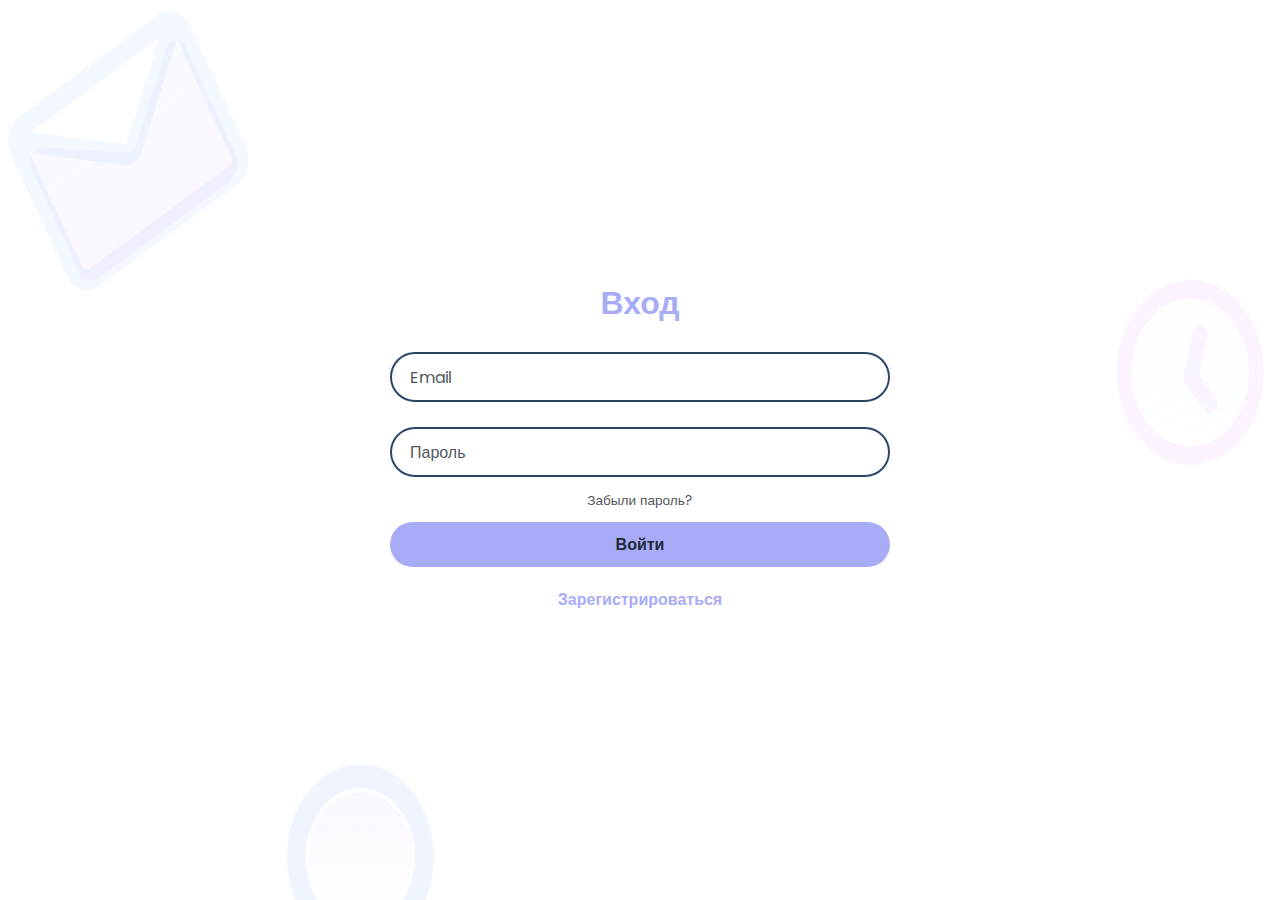
<file: Вход/index.html>
<!DOCTYPE html>
<html lang="en">

<head>
    <meta charset="UTF-8">
    <meta http-equiv="X-UA-Compatible" content="IE=edge">
    <meta name="viewport" content="width=device-width, initial-scale=1.0">
    <title>Вход</title>
    <link rel="stylesheet" href="style.css">
</head>

<body>

    <div class="container">
        <div class="login-box">
            <h2>Вход</h2>
            <form action="#">
                <div class="input-box">
                    <input type="email" required>
                    <label>Email</label>
                </div>
                <div class="input-box">
                    <input type="password" required>
                    <label>Пароль</label>
                </div>
                <div class="forgot-pass">
                    <a href="#">Забыли пароль?</a>
                </div>
                <button type="submit" class="btn">Войти</button>
                <div class="signup-link">
                    <a href="C:\Users\krist\Downloads\Рег, вход\Рег, вход\Регистрация\index.html">Зарегистрироваться</a>
                </div>
            </form>
        </div>
    </div>

</body>

</html>
</file>
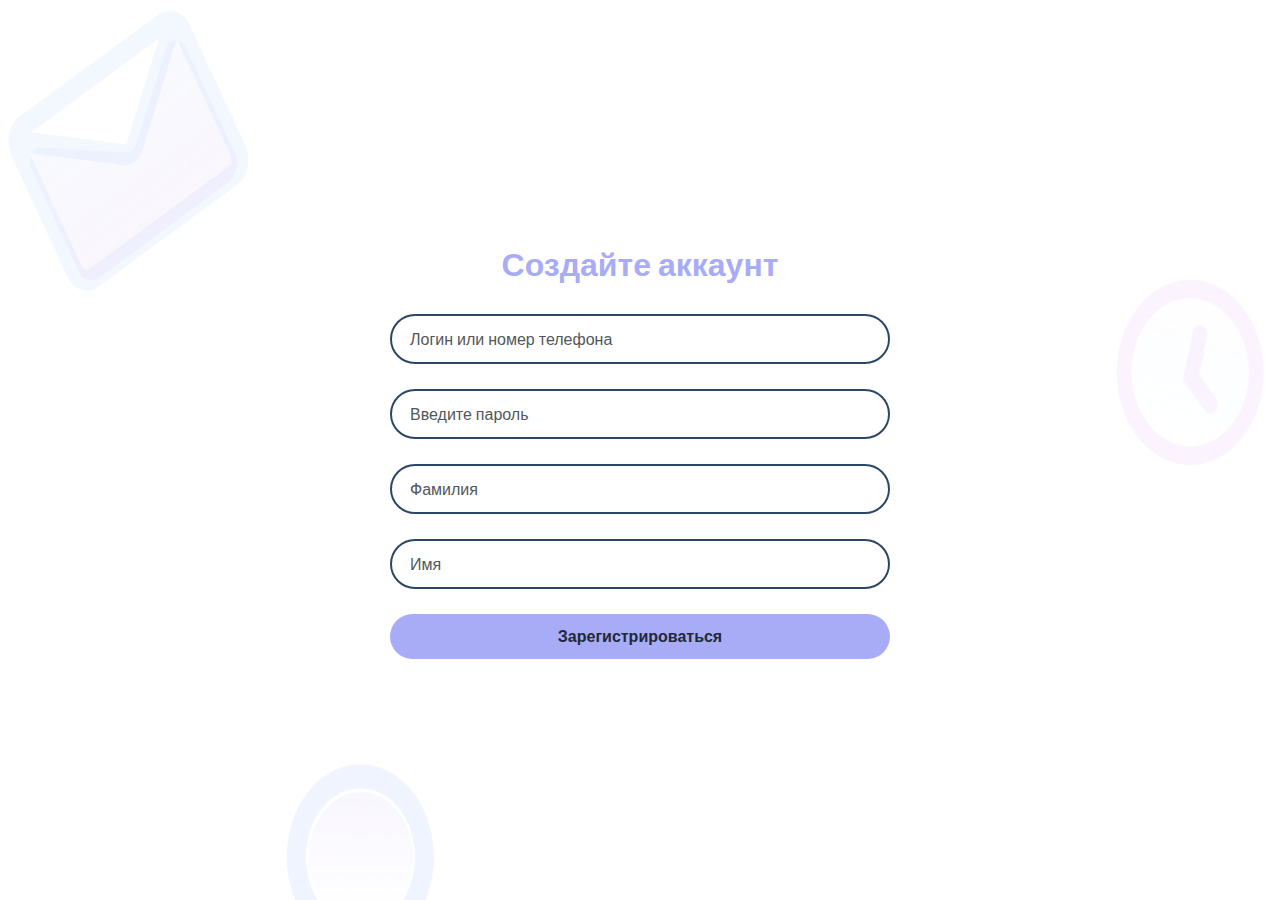
<file: Регистрация/index.html>
<!DOCTYPE html>
<html lang="en">

<head>
    <meta charset="UTF-8">
    <meta http-equiv="X-UA-Compatible" content="IE=edge">
    <meta name="viewport" content="width=device-width, initial-scale=1.0">
    <title>Регистрация</title>
    <link rel="stylesheet" href="style.css">
</head>

<body>

    <div class="container">
        <div class="login-box">
            <h2>Создайте аккаунт</h2>
            <form action="#">
                <div class="input-box">
                    <input type="email" required>
                    <label>Логин или номер телефона</label>
                </div>
                <div class="input-box">
                    <input type="password" required>
                    <label>Введите пароль</label>
                </div>
                <div class="input-box">
                    <input type="password" required>
                    <label>Фамилия</label>
                </div>
                <div class="input-box">
                    <input type="password" required>
                    <label>Имя</label>
                </div>
                <button type="submit" class="btn">Зарегистрироваться</button>
            </form>
        </div>
    </div>

</body>

</html>
</file>
<file: Вход/style.css>
@import url('https://fonts.googleapis.com/css2?family=Poppins:wght@300;400;500;600;700;800;900&display=swap');

* {
    margin: 0;
    padding: 0;
    box-sizing: border-box;
    font-family: 'Poppins', sans-serif;
}

body {
    display: flex;
    justify-content: center;
    align-items: center;
    min-height: 100vh;
    background-image: url("Group\ 37359\ \(1\).png");
    background-size: 100% 100%;
}

.container {
    position: relative;
    width: 256px;
    height: 256px;
    display: flex;
    justify-content: center;
    align-items: center;
}

.container span {
    position: absolute;
    left: 0;
    width: 32px;
    height: 6px;
    background: #2c4766;
    border-radius: 8px;
    transform-origin: 128px;
    transform: scale(2.2) rotate(calc(var(--i) * (360deg / 50)));
    animation: animateBlink 3s linear infinite;
    animation-delay: calc(var(--i) * (3s / 50));
}

@keyframes animateBlink {
    0% {
        background: #A8ACF6;
    }

    25% {
        background: #2c4766;
    }
}

.login-box {
    position: absolute;
    width: 600px;
    /* background: red; */
}

.login-box form {
    width: 100%;
    padding: 0 50px;
}

h2 {
    font-size: 2em;
    color: #A8ACF6;
    text-align: center;
}

.input-box {
    position: relative;
    margin: 25px 0;
}

.input-box input {
    width: 100%;
    height: 50px;
    background: transparent;
    border: 2px solid #2c4766;
    outline: none;
    border-radius: 40px;
    font-size: 1em;
    color: #000000;
    padding: 0 20px;
    transition: .5s ease;
}

.input-box input:focus,
.input-box input:valid {
    border-color: #A8ACF6;
}

.input-box label {
    position: absolute;
    top: 50%;
    left: 20px;
    transform: translateY(-50%);
    font-size: 1em;
    color: #52575C;
    pointer-events: none;
    transition: .5s ease;
}

.input-box input:focus~label,
.input-box input:valid~label {
    top: 1px;
    font-size: .8em;
    background: #1f293a;
    padding: 0 6px;
    color:#A8ACF6;
}

.forgot-pass {
    margin: -15px 0 10px;
    text-align: center;
}

.forgot-pass a {
    font-size: .85em;
    color: #52575C;
    text-decoration: none;
}

.forgot-pass a:hover {
    text-decoration: underline;
}

.btn {
    width: 100%;
    height: 45px;
    background: #A8ACF6;
    border: none;
    outline: none;
    border-radius: 40px;
    cursor: pointer;
    font-size: 1em;
    color: #1f293a;
    font-weight: 600;
}

.signup-link {
    margin: 20px 0 10px;
    text-align: center;
}

.signup-link a {
    font-size: 1em;
    color: #A8ACF6;
    text-decoration: none;
    font-weight: 600;
}

.signup-link a:hover {
    text-decoration: underline;
}
</file>
<file: Регистрация/style.css>
@import url('https://fonts.googleapis.com/css2?family=Poppins:wght@300;400;500;600;700;800;900&display=swap');

* {
    margin: 0;
    padding: 0;
    box-sizing: border-box;
    font-family: 'Poppins', sans-serif;
}

body {
    display: flex;
    justify-content: center;
    align-items: center;
    min-height: 100vh;
    background-image: url("Group\ 37359\ \(1\).png");
    background-size: 100% 100%;
}

.container {
    position: relative;
    width: 256px;
    height: 256px;
    display: flex;
    justify-content: center;
    align-items: center;
}

.container span {
    position: absolute;
    left: 0;
    width: 32px;
    height: 6px;
    background: #2c4766;
    border-radius: 8px;
    transform-origin: 128px;
    transform: scale(2.2) rotate(calc(var(--i) * (360deg / 50)));
    animation: animateBlink 3s linear infinite;
    animation-delay: calc(var(--i) * (3s / 50));
}

@keyframes animateBlink {
    0% {
        background: #A8ACF6;
    }

    25% {
        background: #2c4766;
    }
}

.login-box {
    position: absolute;
    width: 600px;
    /* background: red; */
}

.login-box form {
    width: 100%;
    padding: 0 50px;
}

h2 {
    font-size: 2em;
    color: #A8ACF6;
    text-align: center;
}

.input-box {
    position: relative;
    margin: 25px 0;
}

.input-box input {
    width: 100%;
    height: 50px;
    background: transparent;
    border: 2px solid #2c4766;
    outline: none;
    border-radius: 40px;
    font-size: 1em;
    color: #000000;
    padding: 0 20px;
    transition: .5s ease;
}

.input-box input:focus,
.input-box input:valid {
    border-color: #A8ACF6;
}

.input-box label {
    position: absolute;
    top: 50%;
    left: 20px;
    transform: translateY(-50%);
    font-size: 1em;
    color: #52575C;
    pointer-events: none;
    transition: .5s ease;
}

.input-box input:focus~label,
.input-box input:valid~label {
    top: 1px;
    font-size: .8em;
    background: #1f293a;
    padding: 0 6px;
    color:#A8ACF6;
}

.forgot-pass {
    margin: -15px 0 10px;
    text-align: center;
}

.forgot-pass a {
    font-size: .85em;
    color: #52575C;
    text-decoration: none;
}

.forgot-pass a:hover {
    text-decoration: underline;
}

.btn {
    width: 100%;
    height: 45px;
    background: #A8ACF6;
    border: none;
    outline: none;
    border-radius: 40px;
    cursor: pointer;
    font-size: 1em;
    color: #1f293a;
    font-weight: 600;
}

.signup-link {
    margin: 20px 0 10px;
    text-align: center;
}

.signup-link a {
    font-size: 1em;
    color: #A8ACF6;
    text-decoration: none;
    font-weight: 600;
}

.signup-link a:hover {
    text-decoration: underline;
}
</file>
